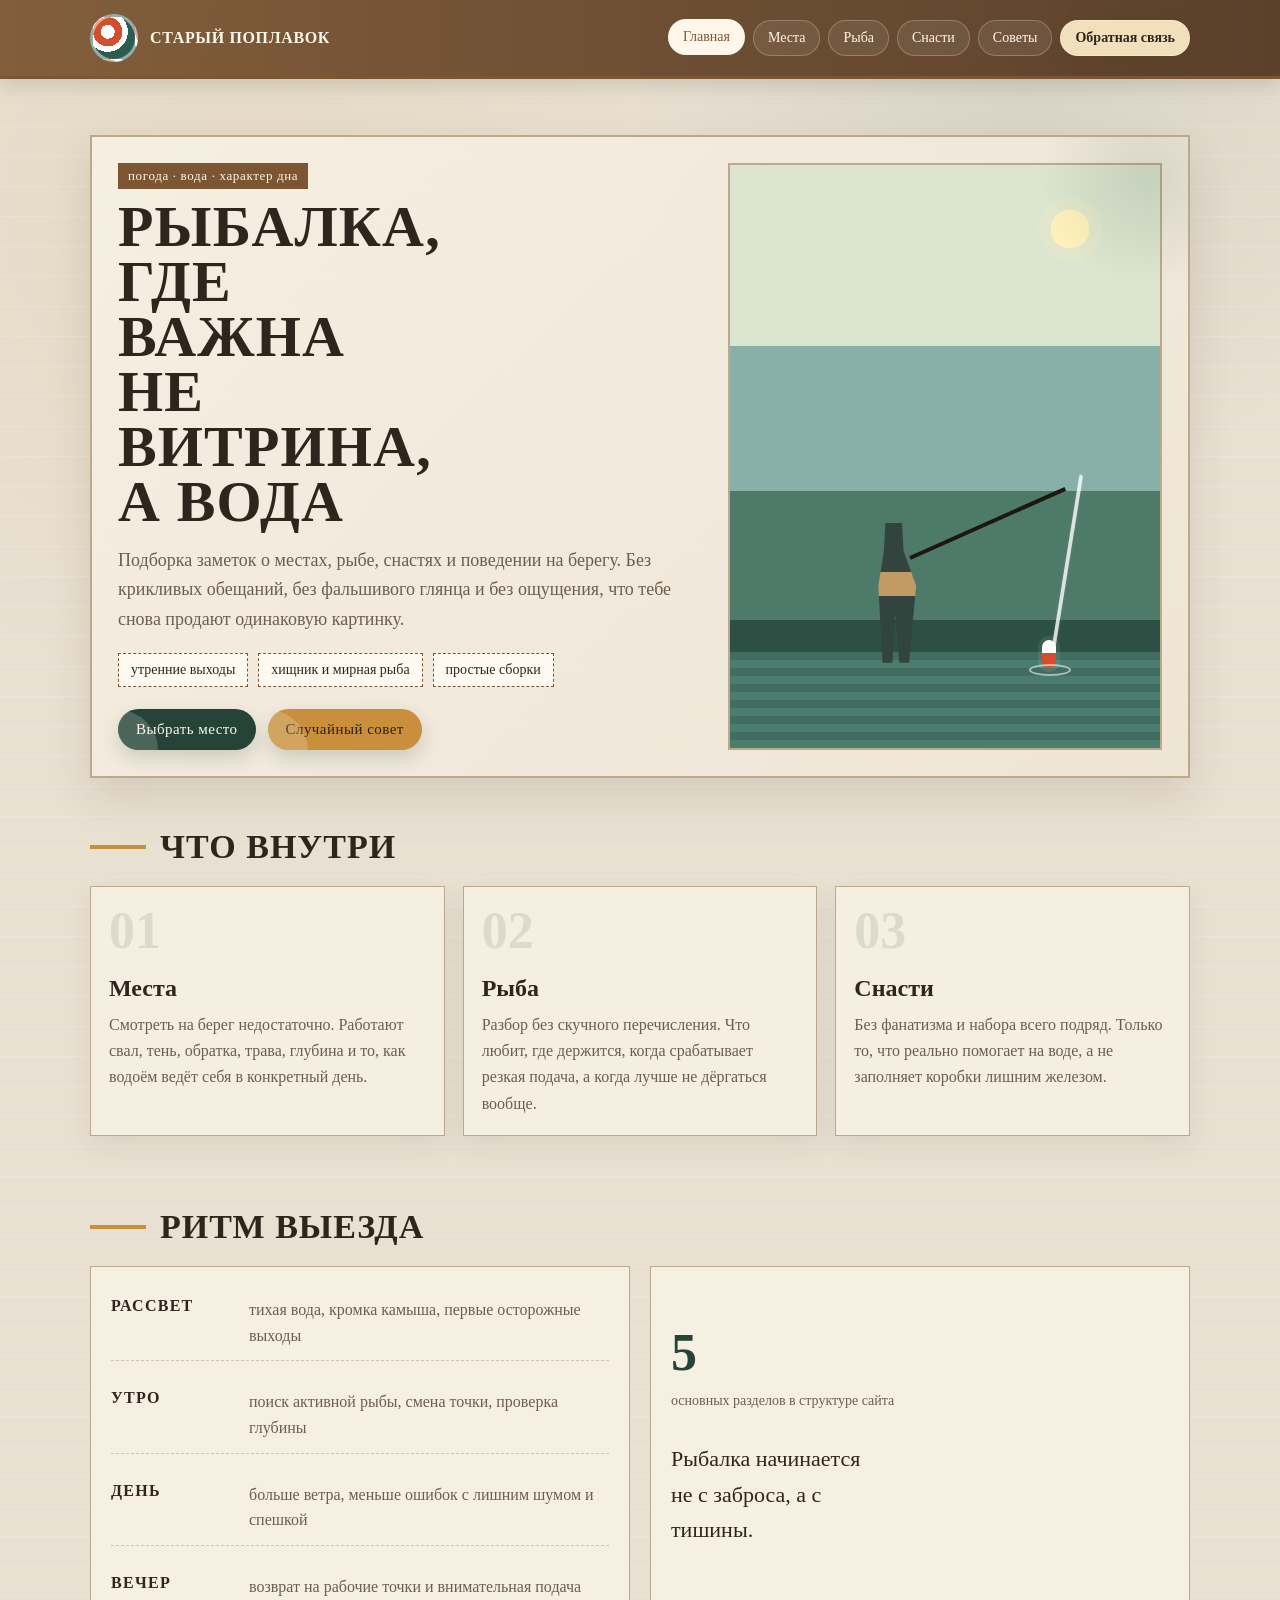
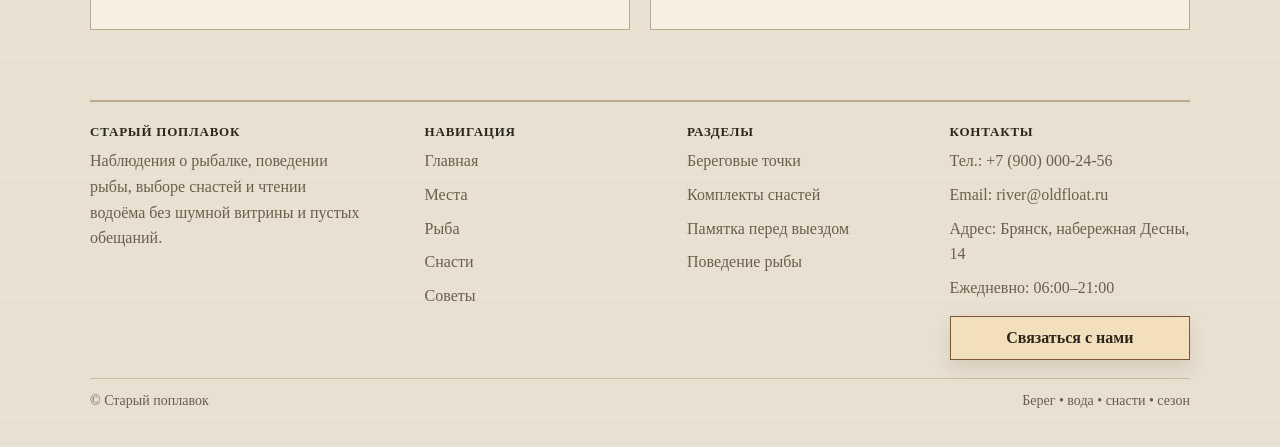
<file: index.html>
<!doctype html>
<html lang="ru">
<head>
  <meta charset="UTF-8">
  <meta name="viewport" content="width=device-width, initial-scale=1.0">
  <title>Старый поплавок — о рыбалке без шума</title>
  <link rel="stylesheet" href="styles.css">
</head>
<body>
  <header class="topbar">
    <div class="container topbar-inner">
      <div class="brand"><div class="brand-badge"></div><div>Старый поплавок</div></div>
      <nav class="nav">
        <a class="active" href="index.html">Главная</a>
        <a href="spots.html">Места</a>
        <a href="fish.html">Рыба</a>
        <a href="gear.html">Снасти</a>
        <a href="tips.html">Советы</a>
        <a href="#contact" class="nav-contact-btn" data-open-contact="true">Обратная связь</a>
      </nav>
    </div>
  </header>

  <main>
    <section class="hero">
      <div class="container hero-card">
        <div>
          <div class="ribbon">погода · вода · характер дна</div>
          <h1>Рыбалка, где важна не витрина, а вода</h1>
          <p>Подборка заметок о местах, рыбе, снастях и поведении на берегу. Без крикливых обещаний, без фальшивого глянца и без ощущения, что тебе снова продают одинаковую картинку.</p>
          <div class="tag-row">
            <div class="tag">утренние выходы</div>
            <div class="tag">хищник и мирная рыба</div>
            <div class="tag">простые сборки</div>
                      </div>
          <div class="button-row">
            <a class="btn" href="spots.html">Выбрать место</a>
            <button id="tipBtn" class="btn alt" type="button">Случайный совет</button>
          </div>
        </div>

        <div class="hero-illustration" aria-hidden="true">
          <div class="sun-glow"></div>
          <div class="shore"></div>
          <div class="water"></div>
          <div class="man"></div>
          <div class="rod"></div>
          <svg class="cast-line" viewBox="0 0 260 220" preserveAspectRatio="none" aria-hidden="true">
            <path d="M212 118 L194 188" />
          </svg>
          <div class="float"></div>
          <div class="ripples r1"></div>
          <div class="ripples r2"></div>
        </div>
      </div>
    </section>

    <section class="section">
      <div class="container">
        <div class="section-title"><span></span><h2>Что внутри</h2></div>
        <div class="grid feature-grid">
          <article class="card feature-card">
            <div class="feature-mark">01</div>
            <h3>Места</h3>
            <p>Смотреть на берег недостаточно. Работают свал, тень, обратка, трава, глубина и то, как водоём ведёт себя в конкретный день.</p>
          </article>
          <article class="card feature-card">
            <div class="feature-mark">02</div>
            <h3>Рыба</h3>
            <p>Разбор без скучного перечисления. Что любит, где держится, когда срабатывает резкая подача, а когда лучше не дёргаться вообще.</p>
          </article>
          <article class="card feature-card">
            <div class="feature-mark">03</div>
            <h3>Снасти</h3>
            <p>Без фанатизма и набора всего подряд. Только то, что реально помогает на воде, а не заполняет коробки лишним железом.</p>
          </article>
        </div>
      </div>
    </section>

    <section class="section">
      <div class="container">
        <div class="section-title"><span></span><h2>Ритм выезда</h2></div>
        <div class="split">
          <div class="list-paper timeline-paper">
            <div class="timeline-row"><strong>Рассвет</strong><span>тихая вода, кромка камыша, первые осторожные выходы</span></div>
            <div class="timeline-row"><strong>Утро</strong><span>поиск активной рыбы, смена точки, проверка глубины</span></div>
            <div class="timeline-row"><strong>День</strong><span>больше ветра, меньше ошибок с лишним шумом и спешкой</span></div>
            <div class="timeline-row"><strong>Вечер</strong><span>возврат на рабочие точки и внимательная подача</span></div>
          </div>
          <div class="list-paper quote-paper">
            <div class="counter" id="catch-count" data-target="5">0</div>
            <p class="small">основных разделов в структуре сайта</p>
            <p id="quote" class="rotating-quote">Рыбалка начинается не с заброса, а с тишины.</p>
          </div>
        </div>
      </div>
    </section>
  </main>

<footer class="site-footer">
  <div class="container footer-main">
    <div class="footer-col footer-branding">
      <div class="footer-title">Старый поплавок</div>
      <p>Наблюдения о рыбалке, поведении рыбы, выборе снастей и чтении водоёма без шумной витрины и пустых обещаний.</p>
    </div>
    <div class="footer-col">
      <div class="footer-heading">Навигация</div>
      <a href="index.html">Главная</a>
      <a href="spots.html">Места</a>
      <a href="fish.html">Рыба</a>
      <a href="gear.html">Снасти</a>
      <a href="tips.html">Советы</a>
    </div>
    <div class="footer-col">
      <div class="footer-heading">Разделы</div>
      <a href="spots.html#routes">Береговые точки</a>
      <a href="gear.html#kits">Комплекты снастей</a>
      <a href="tips.html#checklist">Памятка перед выездом</a>
      <a href="fish.html">Поведение рыбы</a>
    </div>
    <div class="footer-col footer-contact">
      <div class="footer-heading">Контакты</div>
      <p>Тел.: +7 (900) 000-24-56</p>
      <p>Email: river@oldfloat.ru</p>
      <p>Адрес: Брянск, набережная Десны, 14</p>
      <p>Ежедневно: 06:00–21:00</p>
      <button class="footer-contact-btn" id="contactBtn" type="button">Связаться с нами</button>
    </div>
  </div>
  <div class="container footer-bottom">
    <div>© Старый поплавок</div>
    <div>Берег • вода • снасти • сезон</div>
  </div>
</footer>

<div id="contactModal" class="modal" aria-hidden="true">
  <div class="modal-card contact-card">
    <button class="modal-close" id="closeContactModal" type="button" aria-label="Закрыть">×</button>
    <div class="ribbon">обратная связь</div>
    <h3>Напишите нам</h3>
    <p class="contact-intro">Оставьте сообщение, если хотите уточнить подбор снастей, поведение рыбы или условия на воде.</p>
    <form class="contact-form" id="contactForm">
      <label>Имя<input type="text" name="name" placeholder="Ваше имя" required></label>
      <label>Email<input type="email" name="email" placeholder="name@example.com" required></label>
      <label>Сообщение<textarea name="message" rows="5" placeholder="Коротко опишите вопрос" required></textarea></label>
      <div class="contact-actions">
        <button class="btn" type="submit">Отправить</button>
        <span class="form-status" id="contactStatus"></span>
      </div>
    </form>
  </div>
</div>

  <div id="tipModal" class="modal" aria-hidden="true">
    <div class="modal-card">
      <button class="modal-close" id="closeTipModal" type="button" aria-label="Закрыть">×</button>
      <div class="ribbon">случайный совет</div>
      <h3>Что стоит помнить</h3>
      <p id="modalTipText">Совет появится здесь.</p>
      <button id="nextTipBtn" class="btn" type="button">Другой совет</button>
    </div>
  </div>

  <script src="script.js"></script>
</body>
</html>
</file>
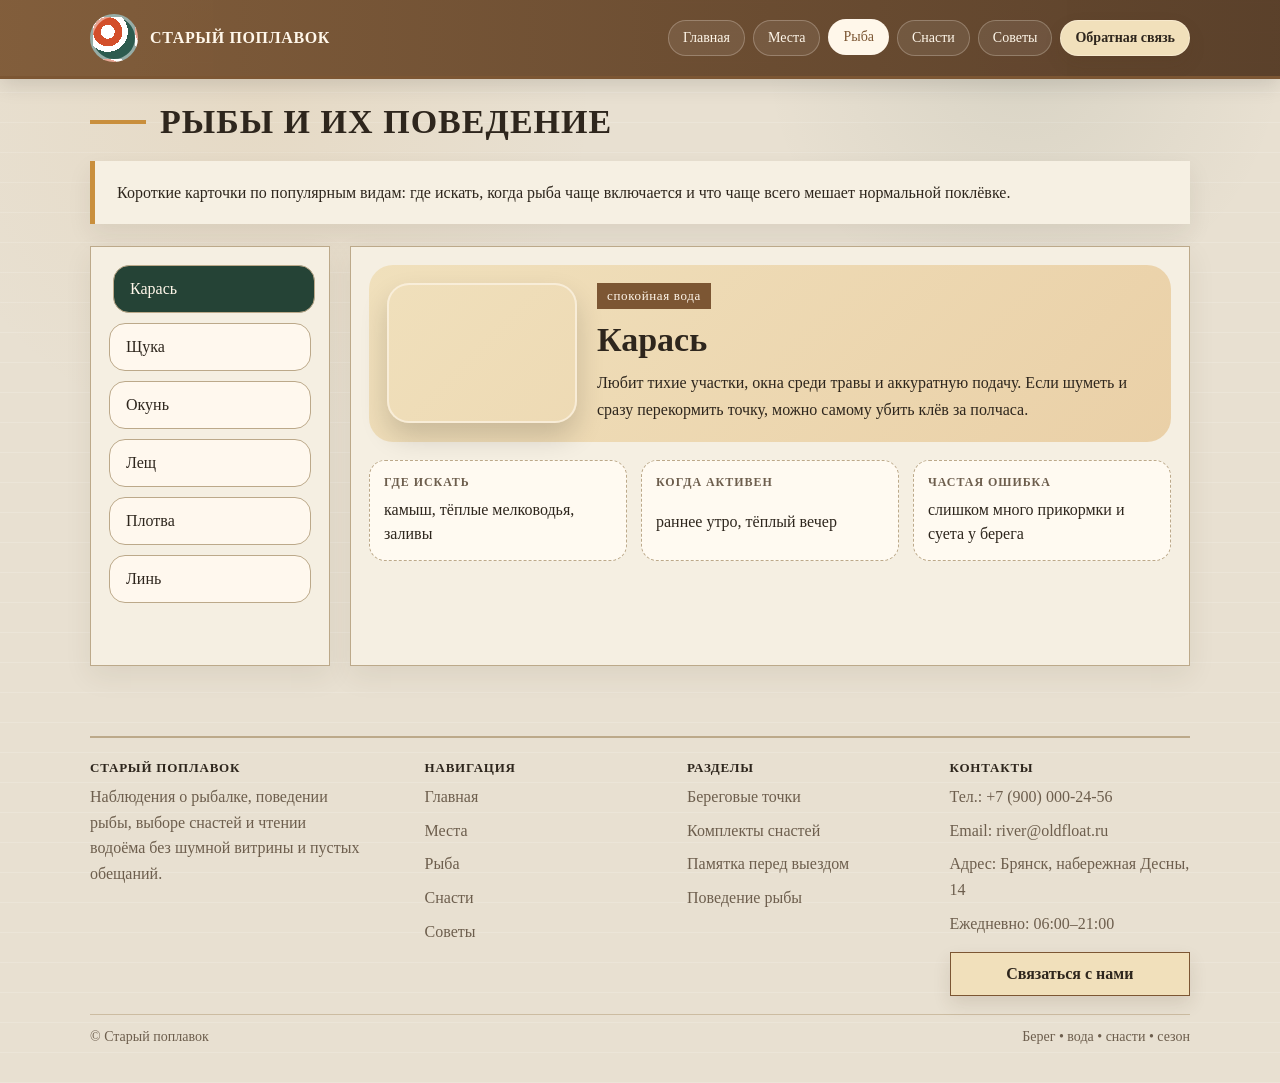
<file: fish.html>
<!doctype html>
<html lang="ru">
<head>
  <meta charset="UTF-8">
  <meta name="viewport" content="width=device-width, initial-scale=1.0">
  <title>Рыбы</title>
  <link rel="stylesheet" href="styles.css">
</head>
<body>
  <header class="topbar">
    <div class="container topbar-inner">
      <div class="brand"><div class="brand-badge"></div><div>Старый поплавок</div></div>
      <nav class="nav">
        <a href="index.html">Главная</a>
        <a href="spots.html">Места</a>
        <a class="active" href="fish.html">Рыба</a>
        <a href="gear.html">Снасти</a>
        <a href="tips.html">Советы</a>
        <a href="#contact" class="nav-contact-btn" data-open-contact="true">Обратная связь</a>
      </nav>
    </div>
  </header>

  <main class="section">
    <div class="container">
      <div class="section-title"><span></span><h2>Рыбы и их поведение</h2></div>
      <div class="note">Короткие карточки по популярным видам: где искать, когда рыба чаще включается и что чаще всего мешает нормальной поклёвке.</div>

      <div class="fish-layout">
        <aside class="fish-menu card">
          <button class="fish-tab active" data-fish="karas" type="button">Карась</button>
          <button class="fish-tab" data-fish="pike" type="button">Щука</button>
          <button class="fish-tab" data-fish="okun" type="button">Окунь</button>
          <button class="fish-tab" data-fish="lesh" type="button">Лещ</button>
          <button class="fish-tab" data-fish="plotva" type="button">Плотва</button>
          <button class="fish-tab" data-fish="lin" type="button">Линь</button>
        </aside>

        <section class="fish-stage card">
          <div class="fish-view active" id="karas">
            <div class="fish-banner warm">
              <div class="fish-photo" style="background-image:url('https://commons.wikimedia.org/wiki/Special:FilePath/Carassius%20carassius%201.jpg')"></div>
              <div>
                <div class="ribbon">спокойная вода</div>
                <h3>Карась</h3>
                <p>Любит тихие участки, окна среди травы и аккуратную подачу. Если шуметь и сразу перекормить точку, можно самому убить клёв за полчаса.</p>
              </div>
            </div>
            <div class="fish-facts">
              <div><strong>Где искать</strong><span>камыш, тёплые мелководья, заливы</span></div>
              <div><strong>Когда активен</strong><span>раннее утро, тёплый вечер</span></div>
              <div><strong>Частая ошибка</strong><span>слишком много прикормки и суета у берега</span></div>
            </div>
          </div>

          <div class="fish-view" id="pike">
            <div class="fish-banner cool">
              <div class="fish-photo" style="background-image:url('https://commons.wikimedia.org/wiki/Special:FilePath/Pike%20fishing%20in%20Finland.JPG')"></div>
              <div>
                <div class="ribbon">укрытие и атака</div>
                <h3>Щука</h3>
                <p>Не любит бессмысленные забросы в пустоту. Её точки — коряги, окна в траве, кромка камыша, резкий перепад глубины и короткая возможность для броска.</p>
              </div>
            </div>
            <div class="fish-facts">
              <div><strong>Где искать</strong><span>укрытия, свалы, травяные карманы</span></div>
              <div><strong>Когда активна</strong><span>утро, пасмурная погода, вечер</span></div>
              <div><strong>Частая ошибка</strong><span>монотонная проводка без понимания рельефа</span></div>
            </div>
          </div>

          <div class="fish-view" id="okun">
            <div class="fish-banner gold">
              <div class="fish-photo" style="background-image:url('https://commons.wikimedia.org/wiki/Special:FilePath/European%20perch%2020060726.jpg')"></div>
              <div>
                <div class="ribbon">стайная рыба</div>
                <h3>Окунь</h3>
                <p>Часто выдаёт себя движением малька и всплесками. Может включиться резко, дать серию поклёвок и так же быстро исчезнуть, если тормозить с подачей.</p>
              </div>
            </div>
            <div class="fish-facts">
              <div><strong>Где искать</strong><span>бровки, мелкий хищный коридор, мостки</span></div>
              <div><strong>Когда активен</strong><span>весь день, если есть кормовой движ</span></div>
              <div><strong>Частая ошибка</strong><span>слишком крупная приманка и долгий поиск одной точкой</span></div>
            </div>
          </div>

          <div class="fish-view" id="lesh">
            <div class="fish-banner mist">
              <div class="fish-photo" style="background-image:url('https://commons.wikimedia.org/wiki/Special:FilePath/Carp%20bream1.jpg')"></div>
              <div>
                <div class="ribbon">стабильная точка</div>
                <h3>Лещ</h3>
                <p>Нуждается в темпе и терпении. Если место выбрано нормально, он любит размеренную работу, а не бесконечную смену дистанции и оснастки.</p>
              </div>
            </div>
            <div class="fish-facts">
              <div><strong>Где искать</strong><span>русло, глубина, выход с бровки</span></div>
              <div><strong>Когда активен</strong><span>утренние часы и ближе к вечеру</span></div>
              <div><strong>Частая ошибка</strong><span>неровная подача и слишком ранняя смена точки</span></div>
            </div>
          </div>

          <div class="fish-view" id="plotva">
            <div class="fish-banner warm">
              <div class="fish-photo" style="background-image:url('https://commons.wikimedia.org/wiki/Special:FilePath/Rutilus%20rutilus%20Prague%20Vltava%205.jpg')"></div>
              <div>
                <div class="ribbon">быстрый отклик</div>
                <h3>Плотва</h3>
                <p>Часто спасает день, когда крупная рыба молчит. Но она хорошо чувствует смену ветра, давления и грубую оснастку, которую многие недооценивают.</p>
              </div>
            </div>
            <div class="fish-facts">
              <div><strong>Где искать</strong><span>умеренная глубина, течение у кромки</span></div>
              <div><strong>Когда активна</strong><span>утро и стабильная погода</span></div>
              <div><strong>Частая ошибка</strong><span>грубая снасть и игнорирование ветра</span></div>
            </div>
          </div>

          <div class="fish-view" id="lin">
            <div class="fish-banner cool">
              <div class="fish-photo" style="background-image:url('https://commons.wikimedia.org/wiki/Special:FilePath/Tinca%20tinca%20Prague%20Vltava%202.jpg')"></div>
              <div>
                <div class="ribbon">тихая заросшая вода</div>
                <h3>Линь</h3>
                <p>Рыба для терпеливых. Любит тишину, траву и аккуратность. Там, где человек начинает нервничать и передёргивать снасть каждые две минуты, линя уже не будет.</p>
              </div>
            </div>
            <div class="fish-facts">
              <div><strong>Где искать</strong><span>заросшие заводи, мягкое дно, тишина</span></div>
              <div><strong>Когда активен</strong><span>тёплые тихие зори</span></div>
              <div><strong>Частая ошибка</strong><span>слишком частые перезабросы и шум на точке</span></div>
            </div>
          </div>
        </section>
      </div>
    </div>
  </main>
<footer class="site-footer">
  <div class="container footer-main">
    <div class="footer-col footer-branding">
      <div class="footer-title">Старый поплавок</div>
      <p>Наблюдения о рыбалке, поведении рыбы, выборе снастей и чтении водоёма без шумной витрины и пустых обещаний.</p>
    </div>
    <div class="footer-col">
      <div class="footer-heading">Навигация</div>
      <a href="index.html">Главная</a>
      <a href="spots.html">Места</a>
      <a href="fish.html">Рыба</a>
      <a href="gear.html">Снасти</a>
      <a href="tips.html">Советы</a>
    </div>
    <div class="footer-col">
      <div class="footer-heading">Разделы</div>
      <a href="spots.html#routes">Береговые точки</a>
      <a href="gear.html#kits">Комплекты снастей</a>
      <a href="tips.html#checklist">Памятка перед выездом</a>
      <a href="fish.html">Поведение рыбы</a>
    </div>
    <div class="footer-col footer-contact">
      <div class="footer-heading">Контакты</div>
      <p>Тел.: +7 (900) 000-24-56</p>
      <p>Email: river@oldfloat.ru</p>
      <p>Адрес: Брянск, набережная Десны, 14</p>
      <p>Ежедневно: 06:00–21:00</p>
      <button class="footer-contact-btn" id="contactBtn" type="button">Связаться с нами</button>
    </div>
  </div>
  <div class="container footer-bottom">
    <div>© Старый поплавок</div>
    <div>Берег • вода • снасти • сезон</div>
  </div>
</footer>

<div id="contactModal" class="modal" aria-hidden="true">
  <div class="modal-card contact-card">
    <button class="modal-close" id="closeContactModal" type="button" aria-label="Закрыть">×</button>
    <div class="ribbon">обратная связь</div>
    <h3>Напишите нам</h3>
    <p class="contact-intro">Оставьте сообщение, если хотите уточнить подбор снастей, поведение рыбы или условия на воде.</p>
    <form class="contact-form" id="contactForm">
      <label>Имя<input type="text" name="name" placeholder="Ваше имя" required></label>
      <label>Email<input type="email" name="email" placeholder="name@example.com" required></label>
      <label>Сообщение<textarea name="message" rows="5" placeholder="Коротко опишите вопрос" required></textarea></label>
      <div class="contact-actions">
        <button class="btn" type="submit">Отправить</button>
        <span class="form-status" id="contactStatus"></span>
      </div>
    </form>
  </div>
</div>


  <script src="script.js"></script>
</body>
</html>
</file>
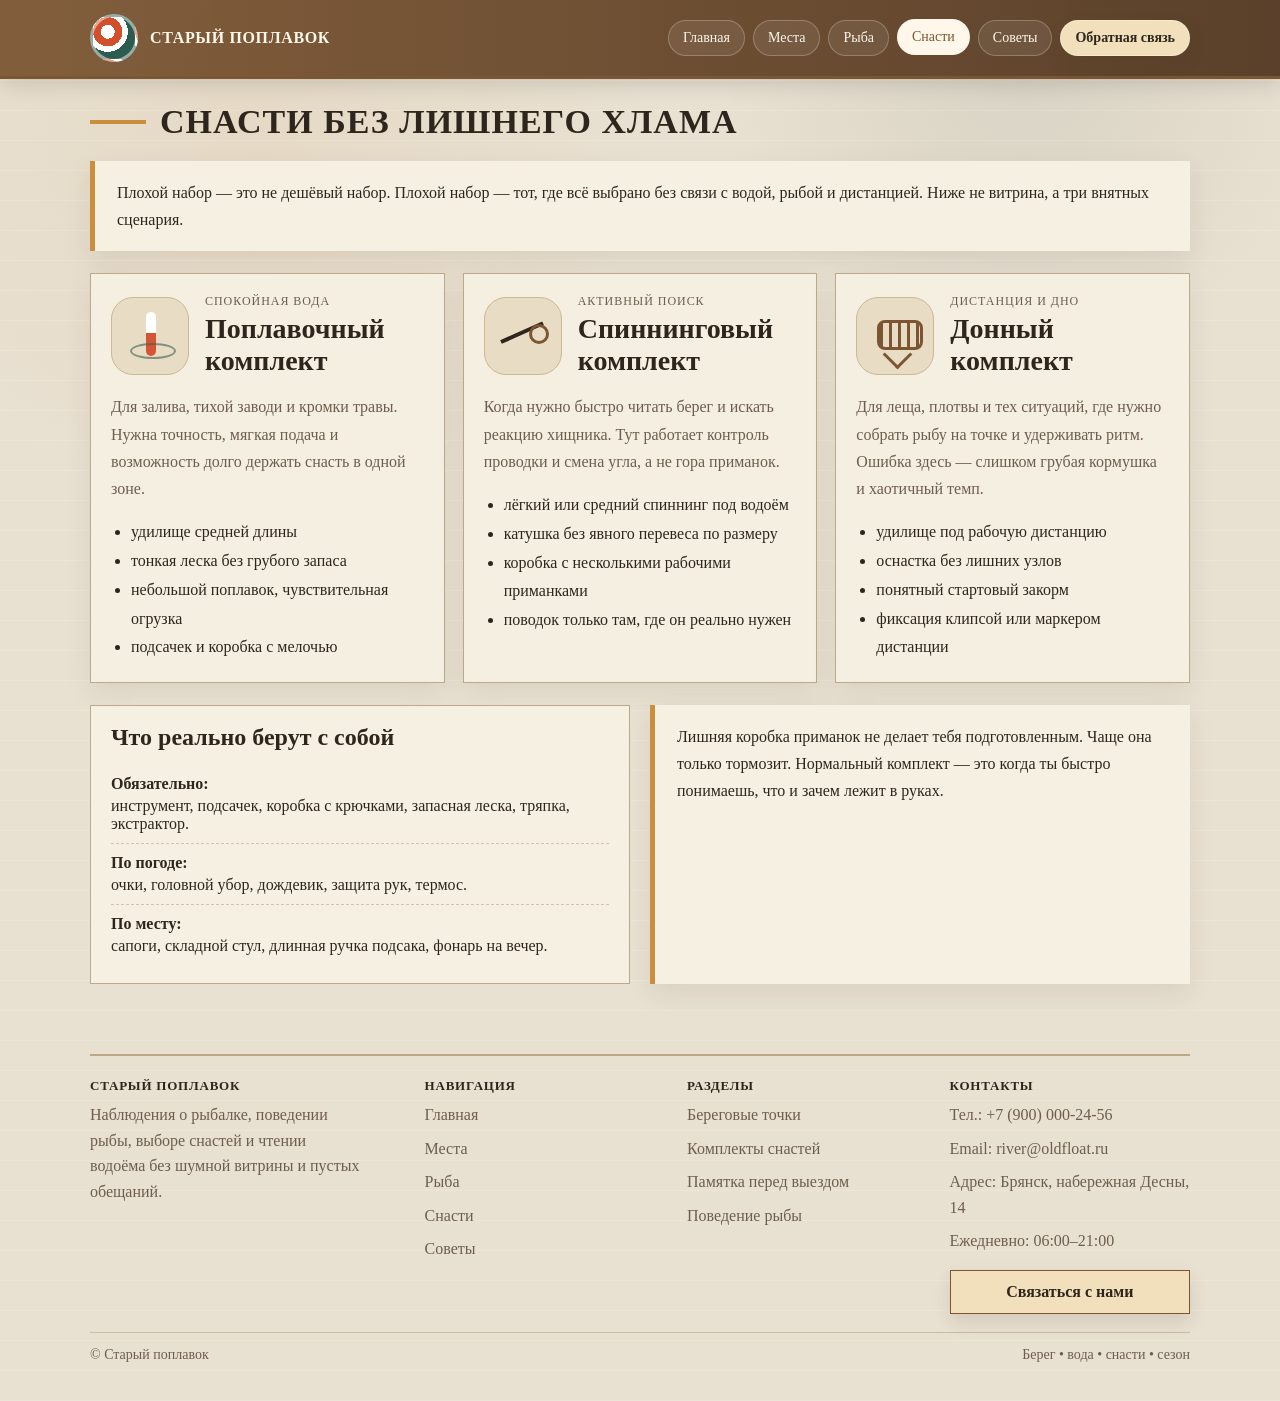
<file: gear.html>
<!doctype html>
<html lang="ru"><head><meta charset="UTF-8"><meta name="viewport" content="width=device-width, initial-scale=1.0"><title>Снасти</title><link rel="stylesheet" href="styles.css"></head><body><header class="topbar"><div class="container topbar-inner"><div class="brand"><div class="brand-badge"></div><div>Старый поплавок</div></div><nav class="nav">
        <a href="index.html">Главная</a>
        <a href="spots.html">Места</a>
        <a href="fish.html">Рыба</a>
        <a class="active" href="gear.html">Снасти</a>
        <a href="tips.html">Советы</a>
        <a href="#contact" class="nav-contact-btn" data-open-contact="true">Обратная связь</a>
      </nav></div></header><main class="section"><div class="container"><div class="section-title"><span></span><h2>Снасти без лишнего хлама</h2></div><div class="note">Плохой набор — это не дешёвый набор. Плохой набор — тот, где всё выбрано без связи с водой, рыбой и дистанцией. Ниже не витрина, а три внятных сценария.</div><div class="gear-grid" id="kits"><article class="gear-card"><div class="gear-top"><div class="gear-icon float-kit"></div><div><div class="gear-kicker">Спокойная вода</div><h3>Поплавочный комплект</h3></div></div><p>Для залива, тихой заводи и кромки травы. Нужна точность, мягкая подача и возможность долго держать снасть в одной зоне.</p><ul><li>удилище средней длины</li><li>тонкая леска без грубого запаса</li><li>небольшой поплавок, чувствительная огрузка</li><li>подсачек и коробка с мелочью</li></ul></article><article class="gear-card"><div class="gear-top"><div class="gear-icon spin-kit"></div><div><div class="gear-kicker">Активный поиск</div><h3>Спиннинговый комплект</h3></div></div><p>Когда нужно быстро читать берег и искать реакцию хищника. Тут работает контроль проводки и смена угла, а не гора приманок.</p><ul><li>лёгкий или средний спиннинг под водоём</li><li>катушка без явного перевеса по размеру</li><li>коробка с несколькими рабочими приманками</li><li>поводок только там, где он реально нужен</li></ul></article><article class="gear-card"><div class="gear-top"><div class="gear-icon feeder-kit"></div><div><div class="gear-kicker">Дистанция и дно</div><h3>Донный комплект</h3></div></div><p>Для леща, плотвы и тех ситуаций, где нужно собрать рыбу на точке и удерживать ритм. Ошибка здесь — слишком грубая кормушка и хаотичный темп.</p><ul><li>удилище под рабочую дистанцию</li><li>оснастка без лишних узлов</li><li>понятный стартовый закорм</li><li>фиксация клипсой или маркером дистанции</li></ul></article></div><div class="split" style="margin-top:22px"><div class="list-paper"><h3 class="mini-title">Что реально берут с собой</h3><div class="kit-line"><strong>Обязательно:</strong><span>инструмент, подсачек, коробка с крючками, запасная леска, тряпка, экстрактор.</span></div><div class="kit-line"><strong>По погоде:</strong><span>очки, головной убор, дождевик, защита рук, термос.</span></div><div class="kit-line"><strong>По месту:</strong><span>сапоги, складной стул, длинная ручка подсака, фонарь на вечер.</span></div></div><div class="note">Лишняя коробка приманок не делает тебя подготовленным. Чаще она только тормозит. Нормальный комплект — это когда ты быстро понимаешь, что и зачем лежит в руках.</div></div></div></main>
<footer class="site-footer">
  <div class="container footer-main">
    <div class="footer-col footer-branding">
      <div class="footer-title">Старый поплавок</div>
      <p>Наблюдения о рыбалке, поведении рыбы, выборе снастей и чтении водоёма без шумной витрины и пустых обещаний.</p>
    </div>
    <div class="footer-col">
      <div class="footer-heading">Навигация</div>
      <a href="index.html">Главная</a>
      <a href="spots.html">Места</a>
      <a href="fish.html">Рыба</a>
      <a href="gear.html">Снасти</a>
      <a href="tips.html">Советы</a>
    </div>
    <div class="footer-col">
      <div class="footer-heading">Разделы</div>
      <a href="spots.html#routes">Береговые точки</a>
      <a href="gear.html#kits">Комплекты снастей</a>
      <a href="tips.html#checklist">Памятка перед выездом</a>
      <a href="fish.html">Поведение рыбы</a>
    </div>
    <div class="footer-col footer-contact">
      <div class="footer-heading">Контакты</div>
      <p>Тел.: +7 (900) 000-24-56</p>
      <p>Email: river@oldfloat.ru</p>
      <p>Адрес: Брянск, набережная Десны, 14</p>
      <p>Ежедневно: 06:00–21:00</p>
      <button class="footer-contact-btn" id="contactBtn" type="button">Связаться с нами</button>
    </div>
  </div>
  <div class="container footer-bottom">
    <div>© Старый поплавок</div>
    <div>Берег • вода • снасти • сезон</div>
  </div>
</footer>

<div id="contactModal" class="modal" aria-hidden="true">
  <div class="modal-card contact-card">
    <button class="modal-close" id="closeContactModal" type="button" aria-label="Закрыть">×</button>
    <div class="ribbon">обратная связь</div>
    <h3>Напишите нам</h3>
    <p class="contact-intro">Оставьте сообщение, если хотите уточнить подбор снастей, поведение рыбы или условия на воде.</p>
    <form class="contact-form" id="contactForm">
      <label>Имя<input type="text" name="name" placeholder="Ваше имя" required></label>
      <label>Email<input type="email" name="email" placeholder="name@example.com" required></label>
      <label>Сообщение<textarea name="message" rows="5" placeholder="Коротко опишите вопрос" required></textarea></label>
      <div class="contact-actions">
        <button class="btn" type="submit">Отправить</button>
        <span class="form-status" id="contactStatus"></span>
      </div>
    </form>
  </div>
</div>

<script src="script.js"></script></body></html>
</file>
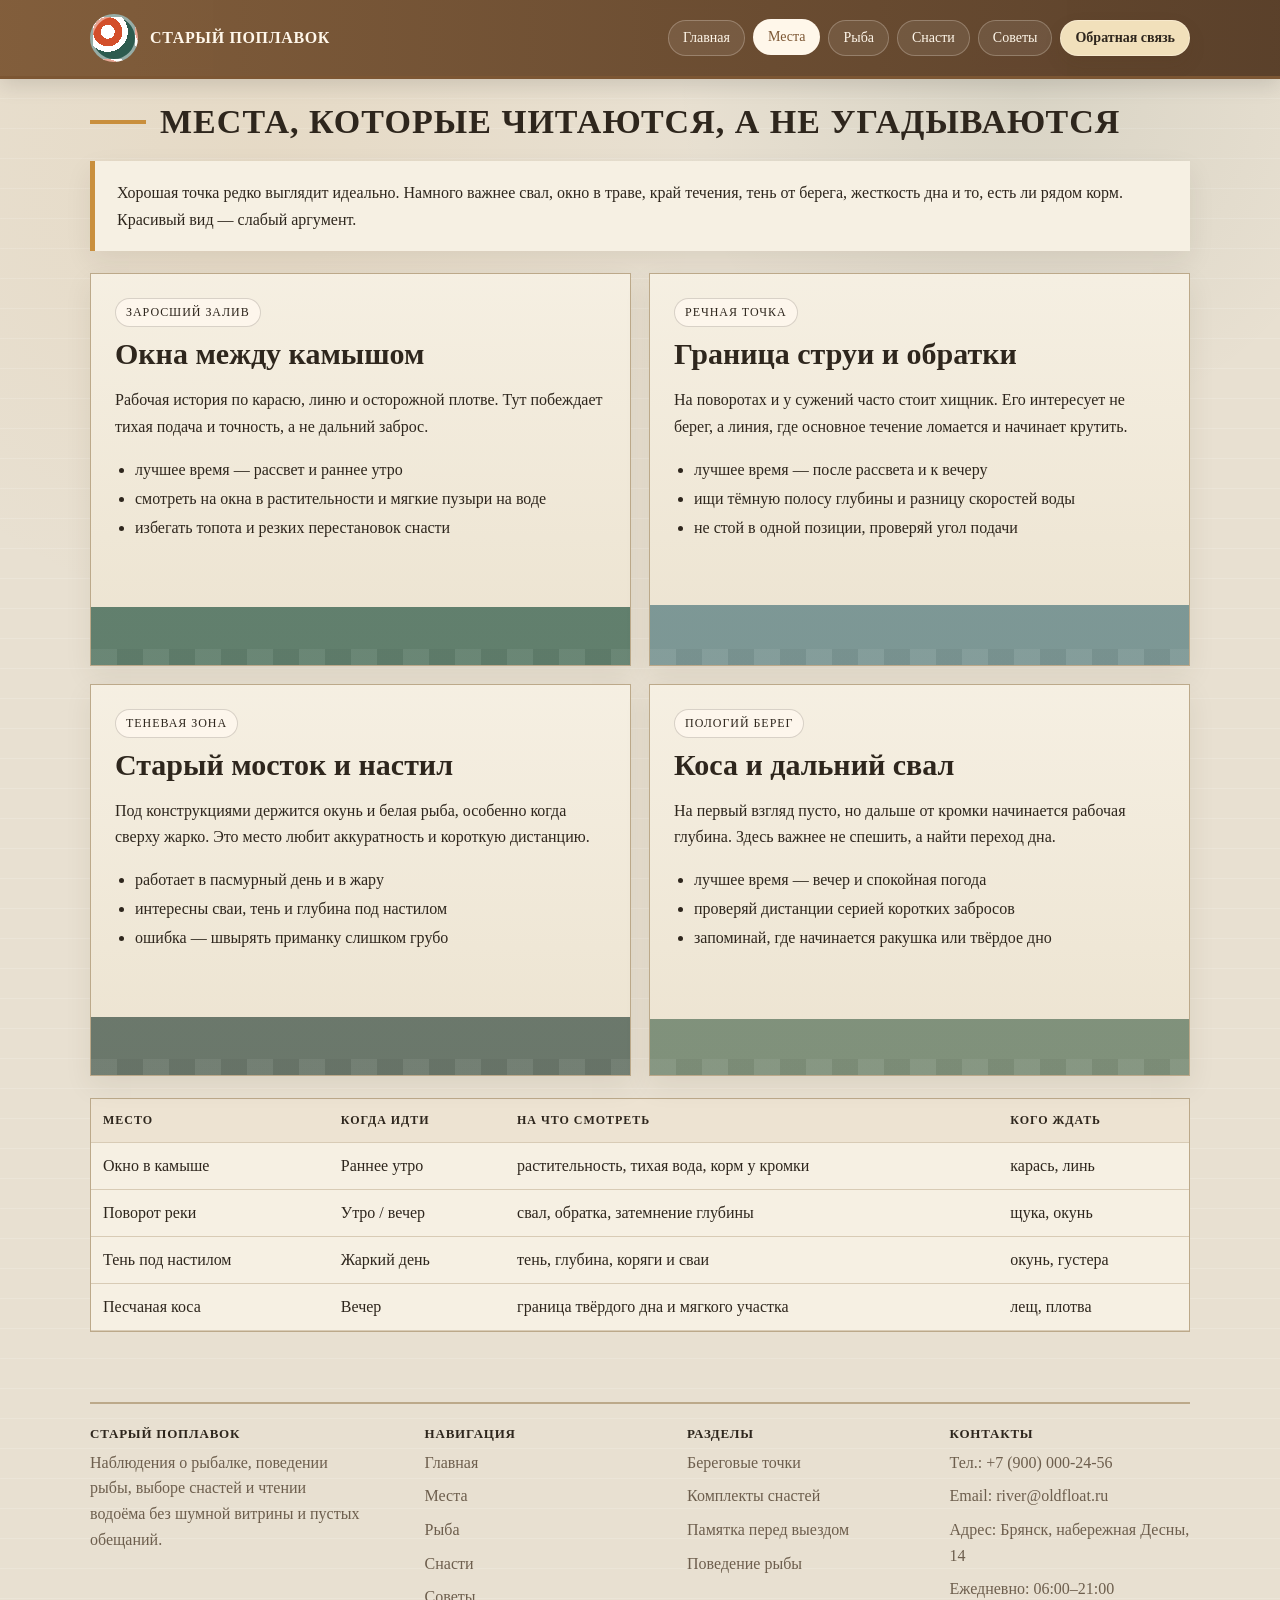
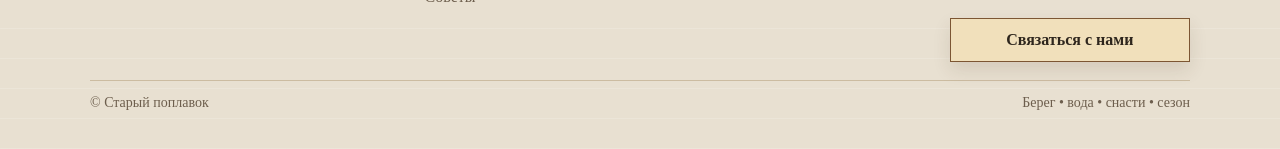
<file: spots.html>
<!doctype html>
<html lang="ru"><head><meta charset="UTF-8"><meta name="viewport" content="width=device-width, initial-scale=1.0"><title>Места для рыбалки</title><link rel="stylesheet" href="styles.css"></head><body><header class="topbar"><div class="container topbar-inner"><div class="brand"><div class="brand-badge"></div><div>Старый поплавок</div></div><nav class="nav">
        <a href="index.html">Главная</a>
        <a class="active" href="spots.html">Места</a>
        <a href="fish.html">Рыба</a>
        <a href="gear.html">Снасти</a>
        <a href="tips.html">Советы</a>
        <a href="#contact" class="nav-contact-btn" data-open-contact="true">Обратная связь</a>
      </nav></div></header><main class="section"><div class="container"><div class="section-title"><span></span><h2>Места, которые читаются, а не угадываются</h2></div><div class="note">Хорошая точка редко выглядит идеально. Намного важнее свал, окно в траве, край течения, тень от берега, жесткость дна и то, есть ли рядом корм. Красивый вид — слабый аргумент.</div><div class="spot-stage"><article class="spot-card reeds"><div class="spot-badge">Заросший залив</div><h3>Окна между камышом</h3><p>Рабочая история по карасю, линю и осторожной плотве. Тут побеждает тихая подача и точность, а не дальний заброс.</p><ul><li>лучшее время — рассвет и раннее утро</li><li>смотреть на окна в растительности и мягкие пузыри на воде</li><li>избегать топота и резких перестановок снасти</li></ul></article><article class="spot-card current"><div class="spot-badge">Речная точка</div><h3>Граница струи и обратки</h3><p>На поворотах и у сужений часто стоит хищник. Его интересует не берег, а линия, где основное течение ломается и начинает крутить.</p><ul><li>лучшее время — после рассвета и к вечеру</li><li>ищи тёмную полосу глубины и разницу скоростей воды</li><li>не стой в одной позиции, проверяй угол подачи</li></ul></article></div><div class="spot-stage second"><article class="spot-card bridge"><div class="spot-badge">Теневая зона</div><h3>Старый мосток и настил</h3><p>Под конструкциями держится окунь и белая рыба, особенно когда сверху жарко. Это место любит аккуратность и короткую дистанцию.</p><ul><li>работает в пасмурный день и в жару</li><li>интересны сваи, тень и глубина под настилом</li><li>ошибка — швырять приманку слишком грубо</li></ul></article><article class="spot-card shelf"><div class="spot-badge">Пологий берег</div><h3>Коса и дальний свал</h3><p>На первый взгляд пусто, но дальше от кромки начинается рабочая глубина. Здесь важнее не спешить, а найти переход дна.</p><ul><li>лучшее время — вечер и спокойная погода</li><li>проверяй дистанции серией коротких забросов</li><li>запоминай, где начинается ракушка или твёрдое дно</li></ul></article></div><div class="table-wrap" id="routes" style="margin-top:22px"><table><thead><tr><th>Место</th><th>Когда идти</th><th>На что смотреть</th><th>Кого ждать</th></tr></thead><tbody><tr><td>Окно в камыше</td><td>Раннее утро</td><td>растительность, тихая вода, корм у кромки</td><td>карась, линь</td></tr><tr><td>Поворот реки</td><td>Утро / вечер</td><td>свал, обратка, затемнение глубины</td><td>щука, окунь</td></tr><tr><td>Тень под настилом</td><td>Жаркий день</td><td>тень, глубина, коряги и сваи</td><td>окунь, густера</td></tr><tr><td>Песчаная коса</td><td>Вечер</td><td>граница твёрдого дна и мягкого участка</td><td>лещ, плотва</td></tr></tbody></table></div></div></main>
<footer class="site-footer">
  <div class="container footer-main">
    <div class="footer-col footer-branding">
      <div class="footer-title">Старый поплавок</div>
      <p>Наблюдения о рыбалке, поведении рыбы, выборе снастей и чтении водоёма без шумной витрины и пустых обещаний.</p>
    </div>
    <div class="footer-col">
      <div class="footer-heading">Навигация</div>
      <a href="index.html">Главная</a>
      <a href="spots.html">Места</a>
      <a href="fish.html">Рыба</a>
      <a href="gear.html">Снасти</a>
      <a href="tips.html">Советы</a>
    </div>
    <div class="footer-col">
      <div class="footer-heading">Разделы</div>
      <a href="spots.html#routes">Береговые точки</a>
      <a href="gear.html#kits">Комплекты снастей</a>
      <a href="tips.html#checklist">Памятка перед выездом</a>
      <a href="fish.html">Поведение рыбы</a>
    </div>
    <div class="footer-col footer-contact">
      <div class="footer-heading">Контакты</div>
      <p>Тел.: +7 (900) 000-24-56</p>
      <p>Email: river@oldfloat.ru</p>
      <p>Адрес: Брянск, набережная Десны, 14</p>
      <p>Ежедневно: 06:00–21:00</p>
      <button class="footer-contact-btn" id="contactBtn" type="button">Связаться с нами</button>
    </div>
  </div>
  <div class="container footer-bottom">
    <div>© Старый поплавок</div>
    <div>Берег • вода • снасти • сезон</div>
  </div>
</footer>

<div id="contactModal" class="modal" aria-hidden="true">
  <div class="modal-card contact-card">
    <button class="modal-close" id="closeContactModal" type="button" aria-label="Закрыть">×</button>
    <div class="ribbon">обратная связь</div>
    <h3>Напишите нам</h3>
    <p class="contact-intro">Оставьте сообщение, если хотите уточнить подбор снастей, поведение рыбы или условия на воде.</p>
    <form class="contact-form" id="contactForm">
      <label>Имя<input type="text" name="name" placeholder="Ваше имя" required></label>
      <label>Email<input type="email" name="email" placeholder="name@example.com" required></label>
      <label>Сообщение<textarea name="message" rows="5" placeholder="Коротко опишите вопрос" required></textarea></label>
      <div class="contact-actions">
        <button class="btn" type="submit">Отправить</button>
        <span class="form-status" id="contactStatus"></span>
      </div>
    </form>
  </div>
</div>

<script src="script.js"></script></body></html>
</file>
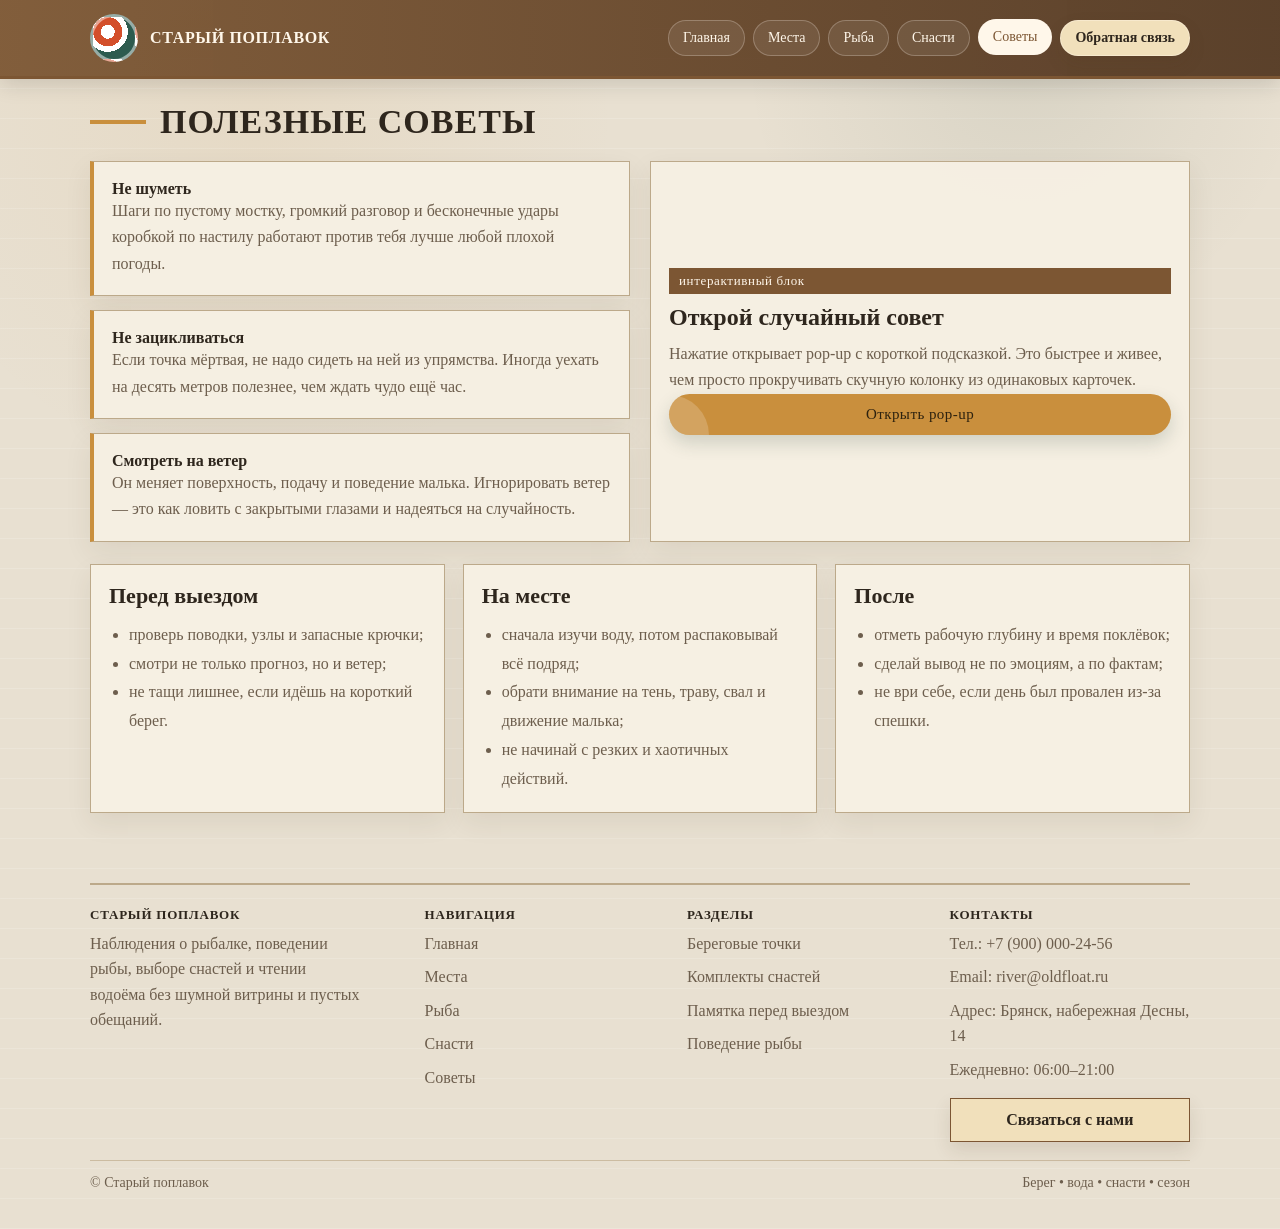
<file: tips.html>
<!doctype html>
<html lang="ru">
<head>
  <meta charset="UTF-8">
  <meta name="viewport" content="width=device-width, initial-scale=1.0">
  <title>Советы</title>
  <link rel="stylesheet" href="styles.css">
</head>
<body>
  <header class="topbar">
    <div class="container topbar-inner">
      <div class="brand"><div class="brand-badge"></div><div>Старый поплавок</div></div>
      <nav class="nav">
        <a href="index.html">Главная</a>
        <a href="spots.html">Места</a>
        <a href="fish.html">Рыба</a>
        <a href="gear.html">Снасти</a>
        <a class="active" href="tips.html">Советы</a>
        <a href="#contact" class="nav-contact-btn" data-open-contact="true">Обратная связь</a>
      </nav>
    </div>
  </header>

  <main class="section">
    <div class="container">
      <div class="section-title"><span></span><h2>Полезные советы</h2></div>
      <div class="split tips-split">
        <div class="tips-stack">
          <article class="tip-strip card"><strong>Не шуметь</strong><p>Шаги по пустому мостку, громкий разговор и бесконечные удары коробкой по настилу работают против тебя лучше любой плохой погоды.</p></article>
          <article class="tip-strip card"><strong>Не зацикливаться</strong><p>Если точка мёртвая, не надо сидеть на ней из упрямства. Иногда уехать на десять метров полезнее, чем ждать чудо ещё час.</p></article>
          <article class="tip-strip card"><strong>Смотреть на ветер</strong><p>Он меняет поверхность, подачу и поведение малька. Игнорировать ветер — это как ловить с закрытыми глазами и надеяться на случайность.</p></article>
        </div>
        <div class="advice-panel card">
          <div class="ribbon">интерактивный блок</div>
          <h3>Открой случайный совет</h3>
          <p>Нажатие открывает pop-up с короткой подсказкой. Это быстрее и живее, чем просто прокручивать скучную колонку из одинаковых карточек.</p>
          <button id="tipBtnSecondary" class="btn alt" type="button">Открыть pop-up</button>
        </div>
      </div>

      <div class="check-grid">
        <div class="check-card">
          <h3>Перед выездом</h3>
          <ul>
            <li>проверь поводки, узлы и запасные крючки;</li>
            <li>смотри не только прогноз, но и ветер;</li>
            <li>не тащи лишнее, если идёшь на короткий берег.</li>
          </ul>
        </div>
        <div class="check-card">
          <h3>На месте</h3>
          <ul>
            <li>сначала изучи воду, потом распаковывай всё подряд;</li>
            <li>обрати внимание на тень, траву, свал и движение малька;</li>
            <li>не начинай с резких и хаотичных действий.</li>
          </ul>
        </div>
        <div class="check-card">
          <h3>После</h3>
          <ul>
            <li>отметь рабочую глубину и время поклёвок;</li>
            <li>сделай вывод не по эмоциям, а по фактам;</li>
            <li>не ври себе, если день был провален из-за спешки.</li>
          </ul>
        </div>
      </div>
    </div>
  </main>

<footer class="site-footer">
  <div class="container footer-main">
    <div class="footer-col footer-branding">
      <div class="footer-title">Старый поплавок</div>
      <p>Наблюдения о рыбалке, поведении рыбы, выборе снастей и чтении водоёма без шумной витрины и пустых обещаний.</p>
    </div>
    <div class="footer-col">
      <div class="footer-heading">Навигация</div>
      <a href="index.html">Главная</a>
      <a href="spots.html">Места</a>
      <a href="fish.html">Рыба</a>
      <a href="gear.html">Снасти</a>
      <a href="tips.html">Советы</a>
    </div>
    <div class="footer-col">
      <div class="footer-heading">Разделы</div>
      <a href="spots.html#routes">Береговые точки</a>
      <a href="gear.html#kits">Комплекты снастей</a>
      <a href="tips.html#checklist">Памятка перед выездом</a>
      <a href="fish.html">Поведение рыбы</a>
    </div>
    <div class="footer-col footer-contact">
      <div class="footer-heading">Контакты</div>
      <p>Тел.: +7 (900) 000-24-56</p>
      <p>Email: river@oldfloat.ru</p>
      <p>Адрес: Брянск, набережная Десны, 14</p>
      <p>Ежедневно: 06:00–21:00</p>
      <button class="footer-contact-btn" id="contactBtn" type="button">Связаться с нами</button>
    </div>
  </div>
  <div class="container footer-bottom">
    <div>© Старый поплавок</div>
    <div>Берег • вода • снасти • сезон</div>
  </div>
</footer>

<div id="contactModal" class="modal" aria-hidden="true">
  <div class="modal-card contact-card">
    <button class="modal-close" id="closeContactModal" type="button" aria-label="Закрыть">×</button>
    <div class="ribbon">обратная связь</div>
    <h3>Напишите нам</h3>
    <p class="contact-intro">Оставьте сообщение, если хотите уточнить подбор снастей, поведение рыбы или условия на воде.</p>
    <form class="contact-form" id="contactForm">
      <label>Имя<input type="text" name="name" placeholder="Ваше имя" required></label>
      <label>Email<input type="email" name="email" placeholder="name@example.com" required></label>
      <label>Сообщение<textarea name="message" rows="5" placeholder="Коротко опишите вопрос" required></textarea></label>
      <div class="contact-actions">
        <button class="btn" type="submit">Отправить</button>
        <span class="form-status" id="contactStatus"></span>
      </div>
    </form>
  </div>
</div>

  <div id="tipModal" class="modal" aria-hidden="true">
    <div class="modal-card">
      <button class="modal-close" id="closeTipModal" type="button" aria-label="Закрыть">×</button>
      <div class="ribbon">случайный совет</div>
      <h3>Коротко и по делу</h3>
      <p id="modalTipText">Совет появится здесь.</p>
      <button id="nextTipBtn" class="btn" type="button">Ещё совет</button>
    </div>
  </div>

  <script src="script.js"></script>
</body>
</html>
</file>
<file: styles.css>
:root{
  --bg:#e8e0d1;
  --paper:#f6f0e3;
  --deep:#254336;
  --wood:#7c5633;
  --accent:#c98f3d;
  --line:#bca98a;
  --text:#2e261d;
  --muted:#6d5e4d;
  --light:#fff8ee;
}
*{box-sizing:border-box}
html{scroll-behavior:smooth}
body{
  margin:0;
  font-family:Georgia,"Times New Roman",serif;
  color:var(--text);
  background:
    radial-gradient(circle at 20% 10%,rgba(201,143,61,.08),transparent 24%),
    radial-gradient(circle at 80% 5%,rgba(37,67,54,.08),transparent 18%),
    repeating-linear-gradient(0deg,rgba(255,255,255,.16),rgba(255,255,255,.16) 1px,transparent 1px,transparent 30px),
    var(--bg);
}
body.modal-open{overflow:hidden}
a{color:inherit;text-decoration:none}
img{max-width:100%;display:block}
button{font:inherit}
.container{width:min(1100px,92%);margin:0 auto}

.topbar{
  border-bottom:3px solid var(--wood);
  background:linear-gradient(to right,rgba(124,86,51,.95),rgba(85,58,36,.96));
  color:#fff7ea;
  position:sticky;top:0;z-index:20;
  box-shadow:0 6px 20px rgba(0,0,0,.12)
}
.topbar-inner{display:flex;align-items:center;justify-content:space-between;gap:20px;padding:14px 0}
.brand{display:flex;align-items:center;gap:12px;font-weight:700;letter-spacing:.04em;text-transform:uppercase}
.brand-badge{
  width:48px;height:48px;border-radius:50%;
  background:radial-gradient(circle at 35% 35%,#fff 0 18%,#d34f2b 18% 38%,#fff 38% 52%,#2d5b4f 52%);
  border:3px solid rgba(255,255,255,.5);
  animation:bob 2.8s ease-in-out infinite
}
@keyframes bob{0%,100%{transform:translateY(0)}50%{transform:translateY(-4px)}}
.nav{display:flex;flex-wrap:wrap;gap:8px}
.nav a{
  padding:9px 14px;border:1px solid rgba(255,247,234,.25);background:rgba(255,255,255,.08);
  border-radius:999px;font-size:14px;transition:.25s
}
.nav a:hover,.nav a.active{background:#fff7ea;color:var(--wood);transform:translateY(-1px)}
.nav-contact-btn{
  background:#f1e0bb !important;
  color:var(--text) !important;
  border:1px solid rgba(255,247,234,.38) !important;
  font-weight:700;
  box-shadow:0 8px 18px rgba(70,50,25,.12);
}
.nav-contact-btn:hover{
  background:#fff7ea !important;
  color:var(--wood) !important;
  transform:translateY(-1px);
}


.hero{padding:56px 0 26px}
.hero-card{
  background:linear-gradient(135deg,rgba(246,240,227,.94),rgba(238,229,214,.95));
  border:2px solid var(--line);
  box-shadow:0 18px 40px rgba(70,50,25,.12);
  display:grid;grid-template-columns:1.15fr .85fr;gap:22px;
  padding:26px;position:relative;overflow:hidden
}
.hero-card:after{
  content:"";position:absolute;right:-70px;top:-70px;width:220px;height:220px;border-radius:50%;
  background:radial-gradient(circle,rgba(37,67,54,.12),transparent 70%)
}
.hero h1{font-size:58px;line-height:.95;margin:0 0 16px;text-transform:uppercase;letter-spacing:.02em;max-width:10ch}
.hero p{font-size:18px;line-height:1.65;margin:0 0 18px;color:var(--muted);max-width:62ch}
.tag-row{display:flex;flex-wrap:wrap;gap:10px;margin:18px 0 22px}
.tag{padding:8px 12px;border:1px dashed var(--wood);background:#fffaf1;font-size:14px}
.button-row{display:flex;flex-wrap:wrap;gap:12px}
.btn{
  border:none;cursor:pointer;padding:12px 18px;font-size:15px;letter-spacing:.03em;
  background:var(--deep);color:#fef8ed;border-radius:999px;box-shadow:0 8px 18px rgba(37,67,54,.18);
  transition:.25s;position:relative;overflow:hidden
}
.btn.alt{background:var(--accent);color:#2d220f}
.btn:hover{transform:translateY(-2px) scale(1.01)}
.btn::after{
  content:"";position:absolute;inset:auto auto -40px -40px;width:80px;height:80px;border-radius:50%;
  background:rgba(255,255,255,.18);transition:.35s
}
.btn:hover::after{transform:scale(3)}

.hero-illustration{
  min-height:330px;border:2px solid var(--line);
  background:linear-gradient(to top,#2c5044 0 22%,#4e7a69 22% 44%,#89b0a8 44% 69%,#dbe5cf 69%);
  position:relative;overflow:hidden
}
.sun-glow{position:absolute;right:54px;top:28px;width:72px;height:72px;border-radius:50%;background:radial-gradient(circle,rgba(255,241,185,.95) 0 38%,rgba(255,241,185,.18) 38% 62%,transparent 62%)}
.hero-illustration .shore{position:absolute;bottom:72px;left:-10px;right:-10px;height:18px;background:#74512f;transform:skewX(-14deg)}
.hero-illustration .water{position:absolute;bottom:0;left:0;right:0;height:96px;background:repeating-linear-gradient(180deg,#406d60,#406d60 8px,#4a7d6e 8px,#4a7d6e 16px)}
.hero-illustration .man{position:absolute;bottom:85px;left:30%;width:70px;height:140px;background:linear-gradient(#31453e 0 35%,#c29a63 35% 52%,#31453e 52% 100%);clip-path:polygon(38% 0,62% 0,64% 20%,82% 45%,72% 100%,58% 100%,52% 66%,48% 100%,34% 100%,28% 45%,36% 20%)}
.hero-illustration .rod{position:absolute;bottom:188px;left:42%;width:170px;height:4px;background:#1d1710;transform:rotate(-24deg);transform-origin:left center}
.hero-illustration .line{position:absolute;left:71.5%;top:126px;width:2px;height:132px;background:rgba(255,255,255,.8);transform:rotate(6deg);transform-origin:top center}
.hero-illustration .float{position:absolute;left:72.5%;bottom:80px;width:14px;height:28px;border-radius:14px;background:linear-gradient(#fff 0 45%,#d64d2b 45%);box-shadow:0 0 0 4px rgba(255,255,255,.08)}
.ripples{position:absolute;border:2px solid rgba(255,255,255,.33);border-radius:50%;width:42px;height:12px;left:69.5%;bottom:72px;animation:ripple 2.8s ease-out infinite}
.r2{animation-delay:1.4s}
@keyframes ripple{0%{transform:scale(.8);opacity:.8}100%{transform:scale(1.8);opacity:0}}

.section{padding:24px 0 48px}
.section-title{display:flex;align-items:center;gap:14px;margin-bottom:20px}
.section-title h2{margin:0;font-size:34px;text-transform:uppercase;letter-spacing:.03em}
.section-title span{width:56px;height:4px;background:var(--accent)}
.note{background:var(--paper);border-left:5px solid var(--accent);padding:18px 18px 18px 22px;line-height:1.7;box-shadow:0 10px 25px rgba(50,35,20,.08)}
.grid{display:grid;grid-template-columns:repeat(3,1fr);gap:18px}
.card{background:rgba(246,240,227,.96);border:1px solid var(--line);padding:18px;box-shadow:0 10px 26px rgba(70,50,25,.08);transition:.25s}
.card:hover{transform:translateY(-4px) rotate(-.25deg)}
.card h3{margin:0 0 10px;font-size:24px}
.card p{margin:0;color:var(--muted);line-height:1.65}
.ribbon{display:inline-block;background:var(--wood);color:#fff6ea;padding:5px 10px;font-size:13px;letter-spacing:.05em;margin-bottom:10px}
.split{display:grid;grid-template-columns:1fr 1fr;gap:20px}
.list-paper{background:var(--paper);border:1px solid var(--line);padding:18px 20px}
.list-paper ul{margin:0;padding-left:22px;line-height:1.9}
.feature-card{position:relative;overflow:hidden;min-height:210px}
.feature-mark{font-size:52px;font-weight:700;line-height:1;color:rgba(37,67,54,.12);margin-bottom:18px}
.timeline-paper{display:grid;gap:16px}
.timeline-row{display:grid;grid-template-columns:120px 1fr;gap:18px;padding:12px 0;border-bottom:1px dashed #d5c4aa}
.timeline-row:last-child{border-bottom:none}
.timeline-row strong{text-transform:uppercase;letter-spacing:.08em}
.timeline-row span{color:var(--muted);line-height:1.6}
.quote-paper{display:flex;flex-direction:column;justify-content:center;align-items:flex-start;min-height:260px}
.counter{font-size:52px;font-weight:700;color:var(--deep);line-height:1}
.small{font-size:14px;color:var(--muted)}
.rotating-quote{margin-top:18px;font-size:22px;line-height:1.6;max-width:18ch;transition:opacity .2s,transform .2s}
.rotating-quote.fade-swap{opacity:.2;transform:translateY(4px)}

.table-wrap{background:var(--paper);border:1px solid var(--line);overflow:auto}
table{width:100%;border-collapse:collapse}
th,td{padding:14px 12px;border-bottom:1px solid #d8cbb5;text-align:left;vertical-align:top}
th{background:#ede3d2;text-transform:uppercase;font-size:12px;letter-spacing:.08em}

.fish-layout{display:grid;grid-template-columns:240px 1fr;gap:20px;margin-top:22px}
.fish-menu{display:grid;gap:10px;align-content:start}
.fish-tab{
  width:100%;text-align:left;padding:14px 16px;border:1px solid var(--line);background:var(--light);
  color:var(--text);border-radius:16px;cursor:pointer;transition:.25s
}
.fish-tab:hover,.fish-tab.active{background:var(--deep);color:#fff7ea;transform:translateX(4px)}
.fish-stage{min-height:420px;position:relative;overflow:hidden}
.fish-view{display:none;animation:fadeRise .35s ease}
.fish-view.active{display:block}
@keyframes fadeRise{from{opacity:0;transform:translateY(8px)}to{opacity:1;transform:none}}
.fish-banner{display:grid;grid-template-columns:190px 1fr;gap:20px;padding:18px;border-radius:24px;margin-bottom:18px;align-items:center}
.fish-banner h3{margin:0 0 10px;font-size:34px}
.fish-banner p{color:var(--text)}
.fish-banner.warm{background:linear-gradient(135deg,#f0e0bc,#ead0a7)}
.fish-banner.cool{background:linear-gradient(135deg,#d6e4db,#bdd0c7)}
.fish-banner.gold{background:linear-gradient(135deg,#edd39c,#e6c27d)}
.fish-banner.mist{background:linear-gradient(135deg,#e5e5dd,#d4d2c2)}
.fish-silhouette{
  width:160px;height:88px;position:relative;
  background:linear-gradient(to right,#ba8740,#f2cd8d);
  border-radius:70px 42px 42px 70px;
  clip-path:polygon(0 50%,14% 10%,74% 0,100% 50%,74% 100%,14% 90%);
  box-shadow:inset 0 -8px 0 rgba(0,0,0,.08)
}
.fish-silhouette::after{content:"";position:absolute;right:-12px;top:28px;border-left:26px solid rgba(102,68,28,.8);border-top:16px solid transparent;border-bottom:16px solid transparent}
.fish-silhouette.pike{transform:scaleX(1.15);background:linear-gradient(to right,#7b8f58,#b7cb88)}
.fish-silhouette.okun{background:linear-gradient(to right,#c8892c,#f0c36d)}
.fish-silhouette.lesh{background:linear-gradient(to right,#8f8578,#ccc0af);height:96px}
.fish-silhouette.plotva{background:linear-gradient(to right,#a8917b,#d9c1a9)}
.fish-silhouette.lin{background:linear-gradient(to right,#5f7054,#98b07e)}
.fish-facts{display:grid;grid-template-columns:repeat(3,1fr);gap:14px}
.fish-facts div{background:#fffaf1;border:1px dashed var(--line);padding:14px;border-radius:16px;display:grid;gap:8px}
.fish-facts strong{text-transform:uppercase;font-size:12px;letter-spacing:.08em;color:var(--muted)}
.fish-facts span{line-height:1.5}

.fish-photo{
  width:190px;height:140px;border-radius:22px;border:2px solid rgba(255,248,238,.6);
  background-size:cover;background-position:center center;
  box-shadow:0 14px 28px rgba(0,0,0,.16);
}
.fish-banner .ribbon{margin-bottom:12px}
.fish-banner p{line-height:1.7}

.tips-split{align-items:stretch}
.tips-stack{display:grid;gap:14px}
.tip-strip{border-left:4px solid var(--accent)}
.advice-panel{display:flex;flex-direction:column;justify-content:center;min-height:100%}
.check-grid{display:grid;grid-template-columns:repeat(3,1fr);gap:18px;margin-top:22px}
.check-card{background:var(--paper);border:1px solid var(--line);padding:18px;box-shadow:0 10px 24px rgba(70,50,25,.08)}
.check-card h3{margin:0 0 12px;font-size:22px}
.check-card ul{margin:0;padding-left:20px;line-height:1.8;color:var(--muted)}

.modal{
  position:fixed;inset:0;background:rgba(24,20,15,.52);display:flex;align-items:center;justify-content:center;
  padding:20px;opacity:0;pointer-events:none;transition:.25s;z-index:40
}
.modal.show{opacity:1;pointer-events:auto}
.modal-card{
  width:min(520px,100%);background:linear-gradient(135deg,#f8f1e3,#efe0c4);border:2px solid var(--line);
  box-shadow:0 24px 50px rgba(0,0,0,.24);padding:24px;border-radius:24px;position:relative;transform:translateY(12px);transition:.25s
}
.modal.show .modal-card{transform:translateY(0)}
.modal-card h3{margin:0 0 12px;font-size:30px}
.modal-card p{font-size:18px;line-height:1.7;margin:0 0 18px;color:var(--text)}
.modal-close{
  position:absolute;right:14px;top:10px;border:none;background:transparent;font-size:34px;line-height:1;cursor:pointer;color:var(--wood)
}

.footer{padding:26px 0 50px;color:var(--muted)}
.footer-box{border-top:2px solid var(--line);padding-top:20px;display:flex;justify-content:space-between;gap:16px;flex-wrap:wrap}

@media (max-width:900px){
  .hero-card,.split,.grid,.check-grid,.fish-layout,.fish-facts,.gear-grid,.spot-stage,.footer-main{grid-template-columns:1fr}
  .hero h1{font-size:42px;max-width:none}
  .fish-banner{grid-template-columns:1fr}
  .fish-photo{width:100%;height:220px}
  .timeline-row{grid-template-columns:1fr;gap:6px}
}


.cast-line{position:absolute;inset:0;width:100%;height:100%;pointer-events:none}
.cast-line path{fill:none;stroke:rgba(255,255,255,.78);stroke-width:2.2;stroke-linecap:round;filter:drop-shadow(0 0 1px rgba(255,255,255,.12))}
.site-footer{padding:22px 0 38px;color:var(--muted)}
.footer-main{border-top:2px solid var(--line);padding-top:22px;display:grid;grid-template-columns:1.3fr 1fr 1fr 1fr;gap:22px}
.footer-col{display:grid;align-content:start;gap:8px}
.footer-col a,.footer-col p{margin:0;line-height:1.6}
.footer-title,.footer-heading{font-weight:700;color:var(--text);text-transform:uppercase;letter-spacing:.06em;font-size:13px}
.footer-branding p{max-width:34ch}
.footer-bottom{border-top:1px solid #ccbca1;margin-top:18px;padding-top:14px;display:flex;justify-content:space-between;gap:12px;flex-wrap:wrap;font-size:14px}
.spot-stage{display:grid;grid-template-columns:1fr 1fr;gap:18px;margin-top:22px}
.spot-stage.second{margin-top:18px}
.spot-card{position:relative;min-height:290px;padding:24px;border:1px solid var(--line);overflow:hidden;background:linear-gradient(180deg,rgba(246,240,227,.96),rgba(236,227,208,.97));box-shadow:0 10px 26px rgba(70,50,25,.08)}
.spot-card::before{content:"";position:absolute;left:0;right:0;bottom:0;height:42%;opacity:.75}
.spot-card::after{content:"";position:absolute;inset:auto 0 0 0;height:14px;background:repeating-linear-gradient(90deg,rgba(255,255,255,.06),rgba(255,255,255,.06) 26px,rgba(0,0,0,.04) 26px,rgba(0,0,0,.04) 52px)}
.spot-card.reeds::before{background:linear-gradient(180deg,transparent 0 40%,rgba(64,103,85,.95) 40% 100%)}
.spot-card.current::before{background:linear-gradient(180deg,transparent 0 38%,rgba(82,122,126,.85) 38% 100%)}
.spot-card.bridge::before{background:linear-gradient(180deg,transparent 0 40%,rgba(71,90,79,.92) 40% 100%)}
.spot-card.shelf::before{background:linear-gradient(180deg,transparent 0 42%,rgba(95,120,97,.9) 42% 100%)}
.spot-card h3,.spot-card p,.spot-card ul,.spot-badge{position:relative;z-index:1}
.spot-card h3{margin:10px 0 12px;font-size:30px}
.spot-card p{line-height:1.65;max-width:34ch}
.spot-card ul{margin:16px 0 0;padding-left:20px;line-height:1.8}
.spot-badge{display:inline-block;padding:6px 10px;border:1px solid rgba(46,38,29,.18);background:rgba(255,248,238,.82);text-transform:uppercase;letter-spacing:.08em;font-size:12px}
.gear-grid{display:grid;grid-template-columns:repeat(3,1fr);gap:18px;margin-top:22px}
.gear-card{background:rgba(246,240,227,.96);border:1px solid var(--line);padding:20px;box-shadow:0 10px 26px rgba(70,50,25,.08);transition:.25s}
.gear-card:hover{transform:translateY(-4px)}
.gear-top{display:grid;grid-template-columns:78px 1fr;gap:16px;align-items:center;margin-bottom:12px}
.gear-kicker{text-transform:uppercase;letter-spacing:.08em;font-size:12px;color:var(--muted)}
.gear-card h3{margin:4px 0 0;font-size:28px}
.gear-card p{line-height:1.7;color:var(--muted)}
.gear-card ul{margin:14px 0 0;padding-left:20px;line-height:1.8}
.gear-icon{width:78px;height:78px;border-radius:22px;background:#e8dcc5;position:relative;border:1px solid #ccb893}
.float-kit::before{content:"";position:absolute;left:34px;top:14px;width:10px;height:44px;border-radius:10px;background:linear-gradient(#fff 0 48%,#d45534 48%)}
.float-kit::after{content:"";position:absolute;left:18px;bottom:15px;width:42px;height:12px;border:2px solid rgba(60,98,82,.6);border-radius:50%}
.spin-kit::before{content:"";position:absolute;left:16px;top:42px;width:46px;height:4px;background:#2e261d;transform:rotate(-24deg);transform-origin:left center}
.spin-kit::after{content:"";position:absolute;left:44px;top:26px;width:14px;height:14px;border:3px solid #7c5633;border-radius:50%}
.feeder-kit::before{content:"";position:absolute;left:20px;top:22px;width:40px;height:24px;border:3px solid #7c5633;border-radius:8px;box-shadow:inset 0 0 0 3px transparent;background:repeating-linear-gradient(90deg,#7c5633,#7c5633 3px,transparent 3px,transparent 9px)}
.feeder-kit::after{content:"";position:absolute;left:30px;top:46px;width:18px;height:18px;border-left:3px solid #7c5633;border-bottom:3px solid #7c5633;transform:rotate(-45deg)}
.mini-title{margin:0 0 14px;font-size:24px}
.kit-line{display:grid;gap:4px;padding:10px 0;border-bottom:1px dashed #d5c4aa}
.kit-line:last-child{border-bottom:none}


.footer-contact-btn{
  margin-top:8px;padding:12px 16px;border:1px solid var(--wood);background:#f1e0bb;color:var(--text);
  font:inherit;font-weight:700;cursor:pointer;box-shadow:0 8px 18px rgba(70,50,25,.12);transition:.25s;
}
.footer-contact-btn:hover{transform:translateY(-2px);background:#ead1a0}
.contact-card{max-width:620px}
.contact-intro{margin-bottom:14px;color:var(--muted)}
.contact-form{display:grid;gap:14px}
.contact-form label{display:grid;gap:8px;font-weight:700;color:var(--text)}
.contact-form input,.contact-form textarea{
  width:100%;padding:12px 14px;border:1px solid #c7b18d;background:#fffaf1;color:var(--text);
  font:inherit;resize:vertical;box-sizing:border-box;border-radius:12px;
}
.contact-form input:focus,.contact-form textarea:focus{outline:2px solid rgba(139,110,71,.25);border-color:var(--wood)}
.contact-actions{display:flex;align-items:center;gap:14px;flex-wrap:wrap}
.form-status{font-size:14px;color:var(--muted)}
.spot-card{min-height:380px;padding:24px 24px 122px}
.spot-card::before{left:0;right:0;bottom:0;height:96px;opacity:.85}
.spot-card::after{height:16px}
.spot-card p{max-width:none}

.spot-badge {
    display: inline-block;
    padding: 6px 10px;
    border: 1px solid rgba(46, 38, 29, .18);
    background: rgba(255, 248, 238, .82);
    text-transform: uppercase;
    letter-spacing: .08em;
    font-size: 12px;
    border-radius: 20px;
}
</file>
